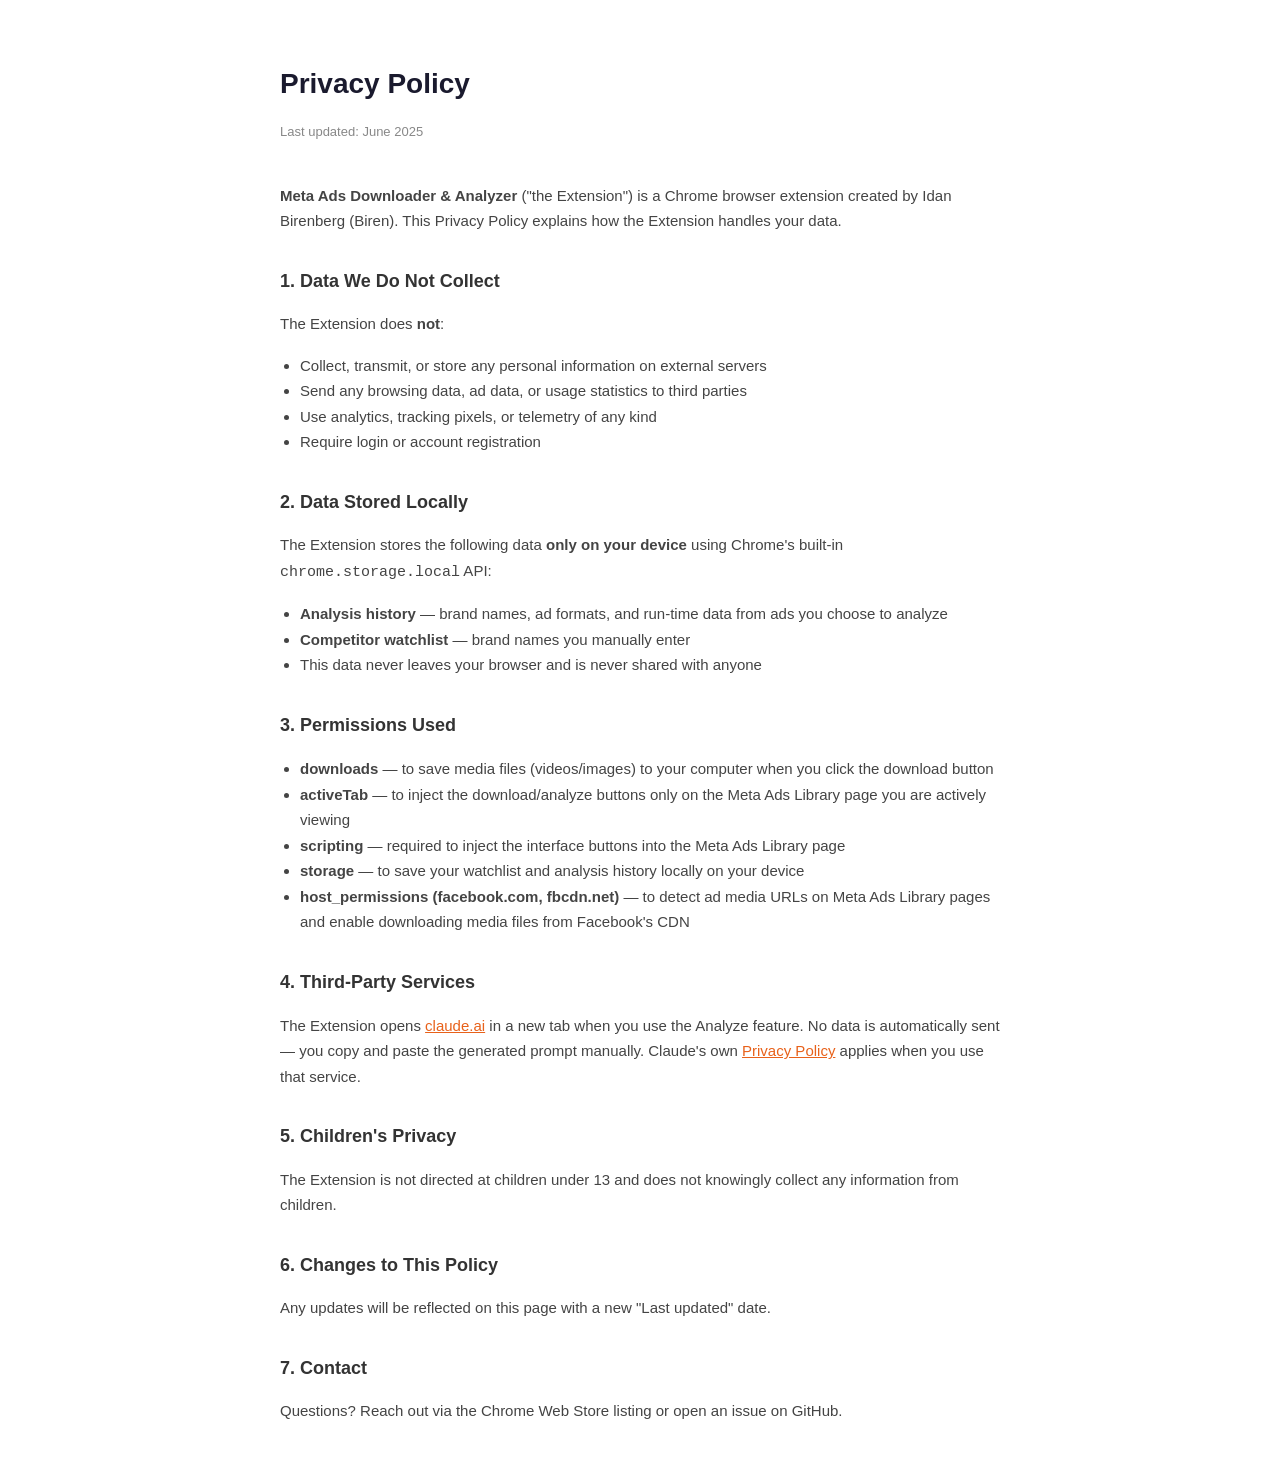
<file: privacy-policy.html>
<!DOCTYPE html>
<html lang="en">
<head>
  <meta charset="UTF-8">
  <meta name="viewport" content="width=device-width, initial-scale=1">
  <title>Privacy Policy — Meta Ads Downloader & Analyzer</title>
  <style>
    body { font-family: -apple-system, BlinkMacSystemFont, 'Segoe UI', sans-serif; max-width: 720px; margin: 60px auto; padding: 0 24px; color: #1a1a2e; line-height: 1.7; }
    h1 { font-size: 28px; margin-bottom: 8px; }
    h2 { font-size: 18px; margin: 32px 0 8px; color: #333; }
    p, li { font-size: 15px; color: #444; }
    ul { padding-left: 20px; }
    .last-updated { color: #888; font-size: 13px; margin-bottom: 40px; }
    a { color: #e8611a; }
  </style>
</head>
<body>
  <h1>Privacy Policy</h1>
  <p class="last-updated">Last updated: June 2025</p>

  <p><strong>Meta Ads Downloader &amp; Analyzer</strong> ("the Extension") is a Chrome browser extension created by Idan Birenberg (Biren). This Privacy Policy explains how the Extension handles your data.</p>

  <h2>1. Data We Do Not Collect</h2>
  <p>The Extension does <strong>not</strong>:</p>
  <ul>
    <li>Collect, transmit, or store any personal information on external servers</li>
    <li>Send any browsing data, ad data, or usage statistics to third parties</li>
    <li>Use analytics, tracking pixels, or telemetry of any kind</li>
    <li>Require login or account registration</li>
  </ul>

  <h2>2. Data Stored Locally</h2>
  <p>The Extension stores the following data <strong>only on your device</strong> using Chrome's built-in <code>chrome.storage.local</code> API:</p>
  <ul>
    <li><strong>Analysis history</strong> — brand names, ad formats, and run-time data from ads you choose to analyze</li>
    <li><strong>Competitor watchlist</strong> — brand names you manually enter</li>
    <li>This data never leaves your browser and is never shared with anyone</li>
  </ul>

  <h2>3. Permissions Used</h2>
  <ul>
    <li><strong>downloads</strong> — to save media files (videos/images) to your computer when you click the download button</li>
    <li><strong>activeTab</strong> — to inject the download/analyze buttons only on the Meta Ads Library page you are actively viewing</li>
    <li><strong>scripting</strong> — required to inject the interface buttons into the Meta Ads Library page</li>
    <li><strong>storage</strong> — to save your watchlist and analysis history locally on your device</li>
    <li><strong>host_permissions (facebook.com, fbcdn.net)</strong> — to detect ad media URLs on Meta Ads Library pages and enable downloading media files from Facebook's CDN</li>
  </ul>

  <h2>4. Third-Party Services</h2>
  <p>The Extension opens <a href="https://claude.ai" target="_blank">claude.ai</a> in a new tab when you use the Analyze feature. No data is automatically sent — you copy and paste the generated prompt manually. Claude's own <a href="https://www.anthropic.com/privacy" target="_blank">Privacy Policy</a> applies when you use that service.</p>

  <h2>5. Children's Privacy</h2>
  <p>The Extension is not directed at children under 13 and does not knowingly collect any information from children.</p>

  <h2>6. Changes to This Policy</h2>
  <p>Any updates will be reflected on this page with a new "Last updated" date.</p>

  <h2>7. Contact</h2>
  <p>Questions? Reach out via the Chrome Web Store listing or open an issue on GitHub.</p>
</body>
</html>
</file>
